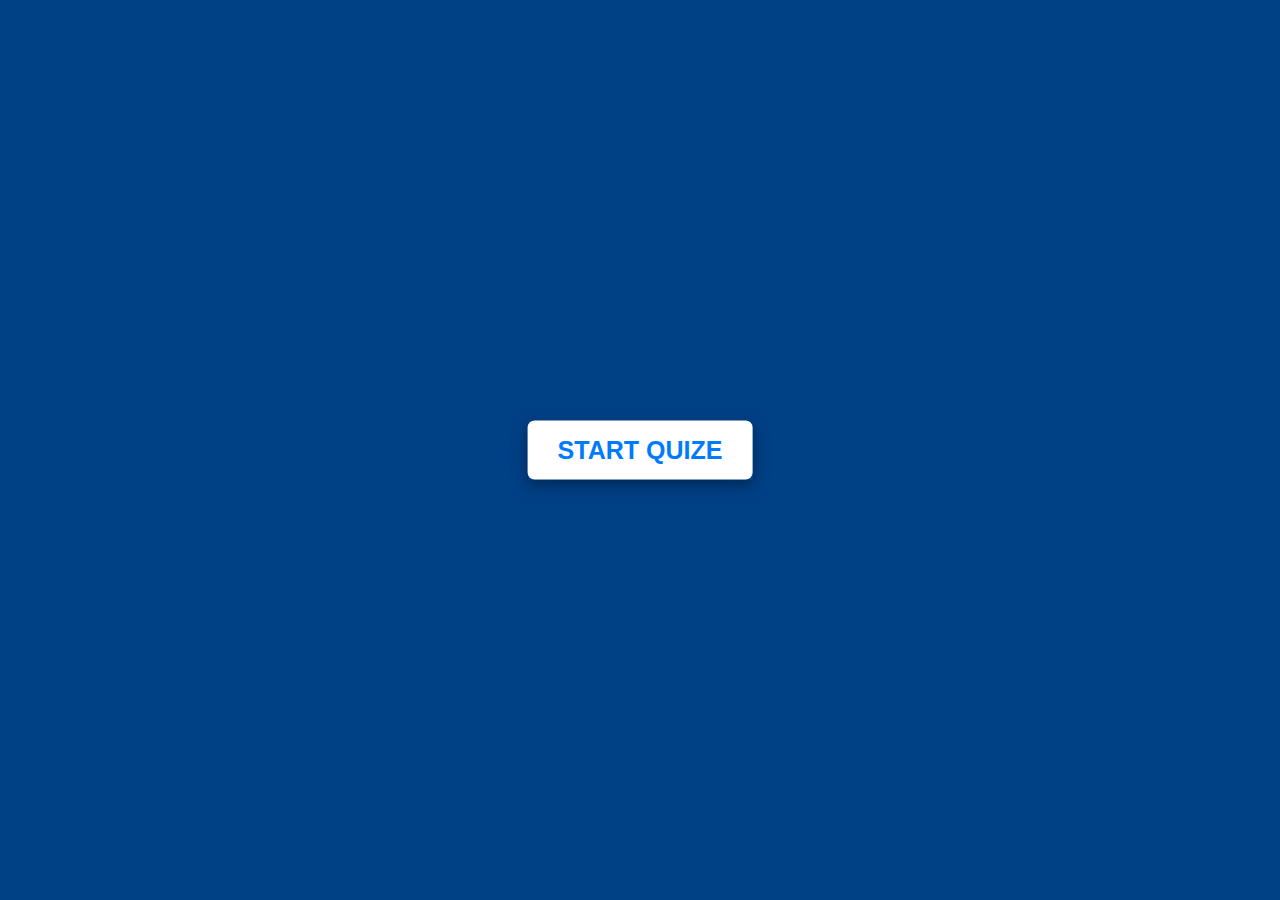
<file: QUIZE APP1/index.html>
<!DOCTYPE html>
<html lang="en">
<head>
    <meta charset="UTF-8">
    <meta name="viewport" content="width=device-width, initial-scale=1.0">
    <title>QUIZE APP</title>
    <link rel="stylesheet" href="style1.css">
    
    <link rel="stylesheet" href="https://cdnjs.cloudflare.com/ajax/libs/font-awesome/5.15.3/css/all.min.css"/>
</head>
<body>
    
    <div class="start_btn"><button>START QUIZE</button></div>

    
    <div class="info_box">
        <div class="info-title"><span>Some Rules </span></div>
        <div class="info-list">
            <div class="info">1. You will have only 15 seconds per each question.</div>
            <div class="info">2. select your answer once only</div>
            
            </div>
        <div class="buttons">
            <button class="quit">EXIT QUIZE</button>
            <button class="restart">CONTINUE</button>
        </div>
    </div>

    <div class="quiz_box">
        <header>
            <div class="title">Quiz Application quetions</div>
            <div class="timer">
                <div class="time_left_txt">Time Left</div>
                <div class="timer_sec">15</div>
            </div>
            <div class="time_line"></div>
        </header>
        <section>
            <div class="que_text">
                
            </div>
            <div class="option_list">
                
            </div>
        </section>

        
        <footer>
            <div class="total_que">
                
            </div>
            <button class="next_btn">Next Que</button>
        </footer>
    </div>


    <div class="result_box">
        <div class="icon">
            <i class="fas fa-crown"></i>
        </div>
        <div class="complete_text">You've completed the Quiz!</div>
        <div class="score_text">
        
        </div>
        <div class="buttons">
            <button class="restart">Replay Quiz</button>
            <button class="quit">Quit Quiz</button>
        </div>
    </div>

    
    <script src="questions.js"></script>

    <script src="script.js"></script>

</body>
</html>
</file>
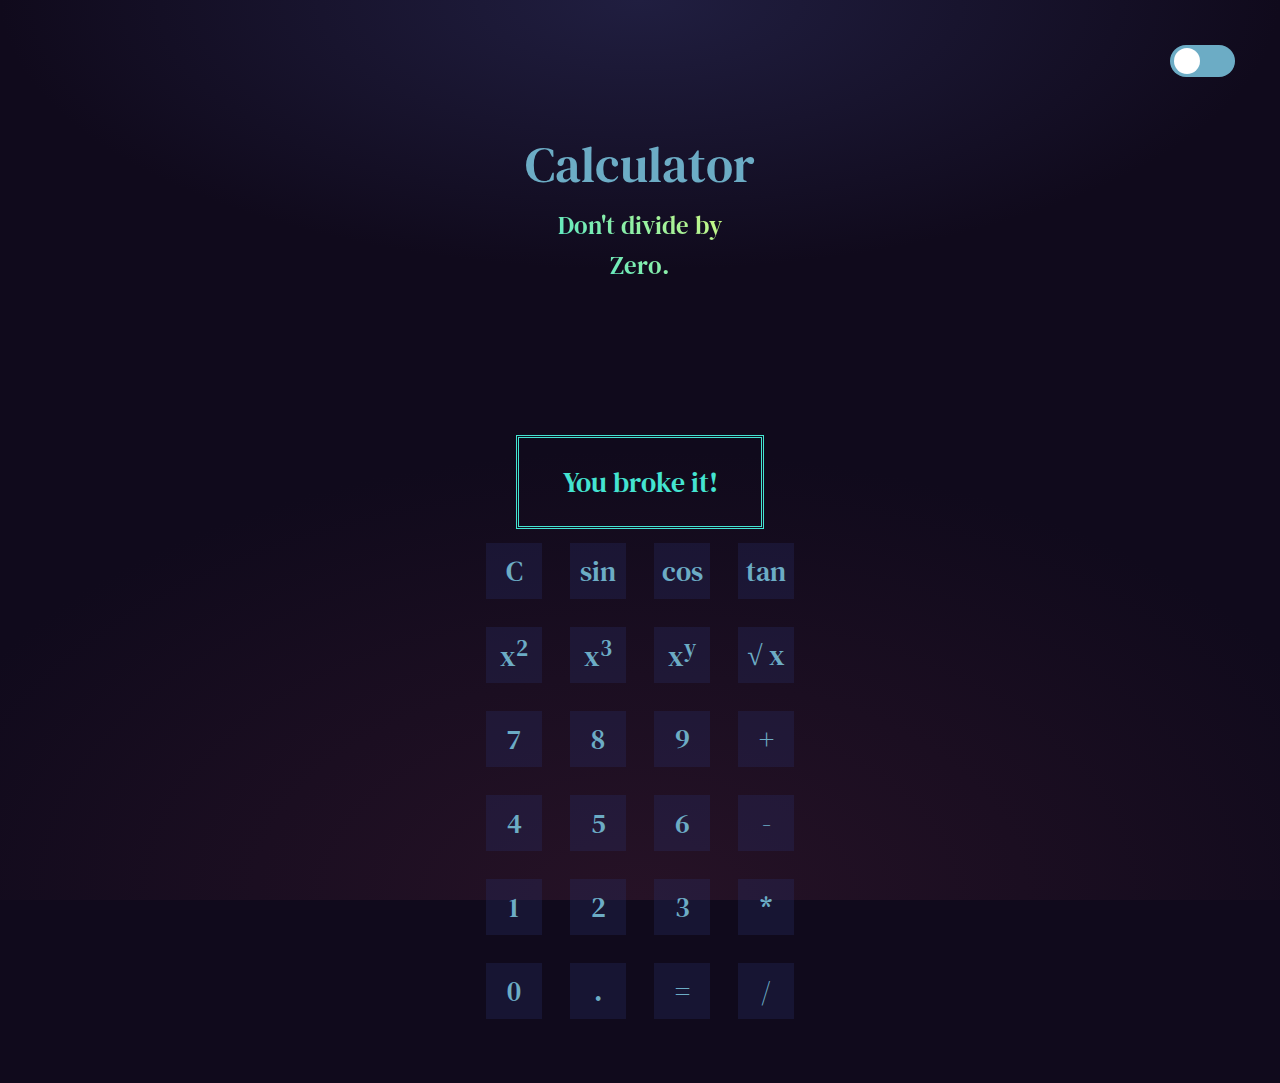
<file: calcu/new-cal/index.html>
<!DOCTYPE html>
<html lang="en">

<head>
	<meta charset="UTF-8">
	<meta name="viewport" content="width=device-width, initial-scale=1.0">
	<meta http-equiv="X-UA-Compatible" content="ie=edge">
	<title>Calculator</title>
	<link href="style.css" rel="stylesheet" type="text/css">
	</link>
</head>

<body>
	<div class="toggle-container">
		<input type="checkbox" id="themeToggle">
		<label for="themeToggle">Toggle</label>
	</div>

	<h1>Calculator</h1>
	<p class="warning">Don't divide by Zero.</p>
	<div id="calculator" class="calculator">
		<div id="viewer" class="viewer">You broke it!</div>


		<button id="clear" class="clear">C</button>
		<button data-ops="sin" class="ops">sin</button>
		<button data-ops="cos" class="ops">cos</button>
		<button data-ops="tan" class="ops">tan</button>


		<button data-ops="square" class="ops">x<sup>2</sup></button>
		<button data-ops="cube" class="ops">x<sup>3</sup></button>
		<button data-ops="power" class="ops">x<sup>y</sup></button>
		<button data-ops="square root" class="ops">&#8730; x</button>


		<button class="num" data-num="7">7</button>
		<button class="num" data-num="8">8</button>
		<button class="num" data-num="9">9</button>

		<button data-ops="plus" class="ops">+</button>

		<button class="num" data-num="4">4</button>
		<button class="num" data-num="5">5</button>
		<button class="num" data-num="6">6</button>

		<button data-ops="minus" class="ops">-</button>

		<button class="num" data-num="1">1</button>
		<button class="num" data-num="2">2</button>
		<button class="num" data-num="3">3</button>
		<button data-ops="times" class="ops">*</button>
		<button class="num" data-num="0">0</button>
		<button class="num" data-num=".">.</button>
		<button id="equals" class="equals" data-result="">=</button>

		<button data-ops="divided by" class="ops">/</button>

		<button id="reset" class="reset">Reset Universe?</button>
	</div>

	<script src="./script.js"></script>
	<script src="./dark-light-theme-toggle.js"></script>
</body>


</html>
</file>
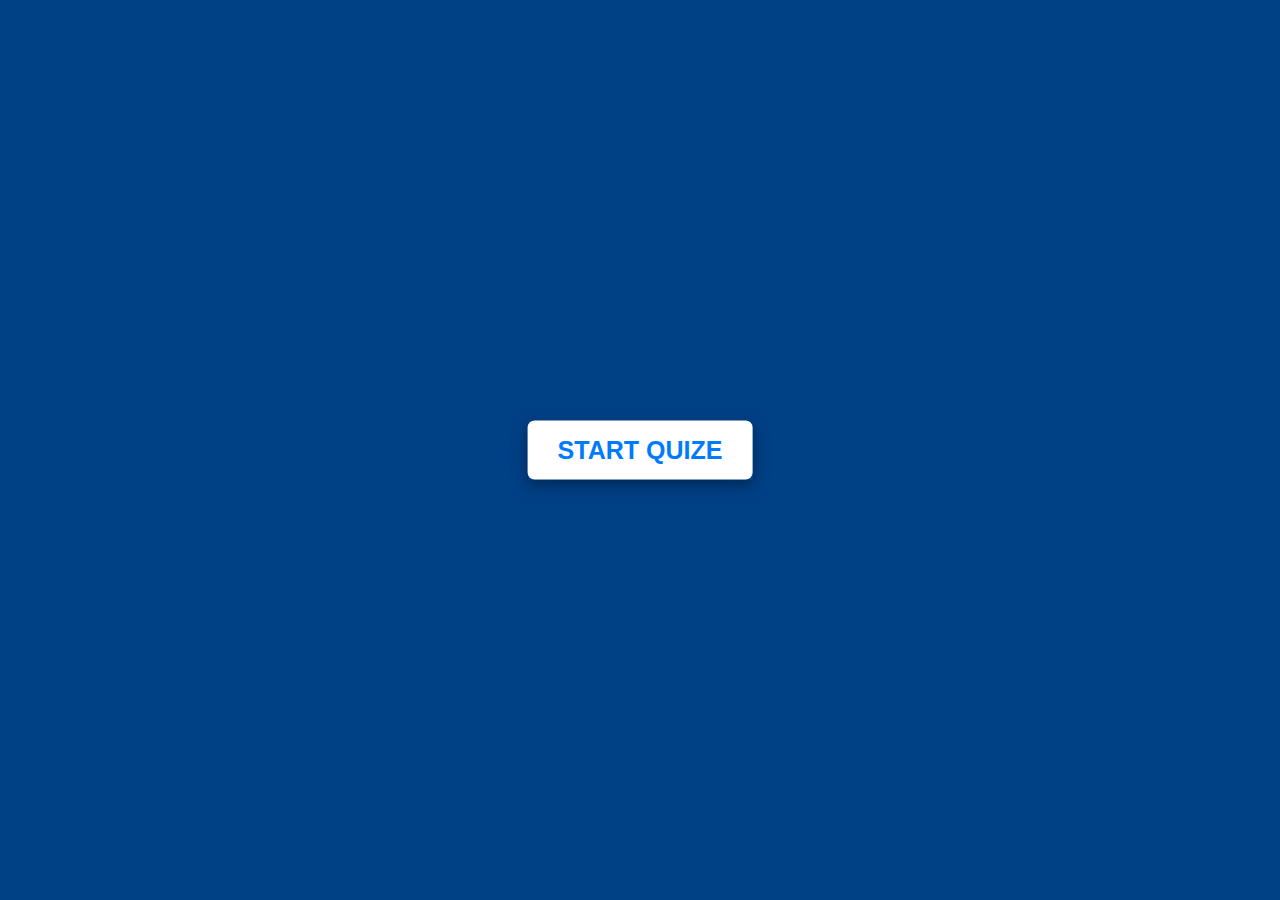
<file: QUIZE APP1/index1.html>
<!DOCTYPE html>
<html lang="en">
<head>
    <meta charset="UTF-8">
    <meta name="viewport" content="width=device-width, initial-scale=1.0">
    <title>QUIZE APP</title>
    <link rel="stylesheet" href="style1.css">
    
    <link rel="stylesheet" href="https://cdnjs.cloudflare.com/ajax/libs/font-awesome/5.15.3/css/all.min.css"/>
</head>
<body>
    
    <div class="start_btn"><button>START QUIZE</button></div>

    
    <div class="info_box">
        <div class="info-title"><span>Some Rules </span></div>
        <div class="info-list">
            <div class="info">1. You will have only 15 seconds per each question.</div>
            <div class="info">2. select your answer once only</div>
            
            </div>
        <div class="buttons">
            <button class="quit">EXIT QUIZE</button>
            <button class="restart">CONTINUE</button>
        </div>
    </div>

    <div class="quiz_box">
        <header>
            <div class="title">Quiz Application quetions</div>
            <div class="timer">
                <div class="time_left_txt">Time Left</div>
                <div class="timer_sec">15</div>
            </div>
            <div class="time_line"></div>
        </header>
        <section>
            <div class="que_text">
                
            </div>
            <div class="option_list">
                
            </div>
        </section>

        
        <footer>
            <div class="total_que">
                
            </div>
            <button class="next_btn">Next Que</button>
        </footer>
    </div>


    <div class="result_box">
        <div class="icon">
            <i class="fas fa-crown"></i>
        </div>
        <div class="complete_text">You've completed the Quiz!</div>
        <div class="score_text">
        
        </div>
        <div class="buttons">
            <button class="restart">Replay Quiz</button>
            <button class="quit">Quit Quiz</button>
        </div>
    </div>

    
    <script src="questions.js"></script>

    <script src="script.js"></script>

</body>
</html>
</file>
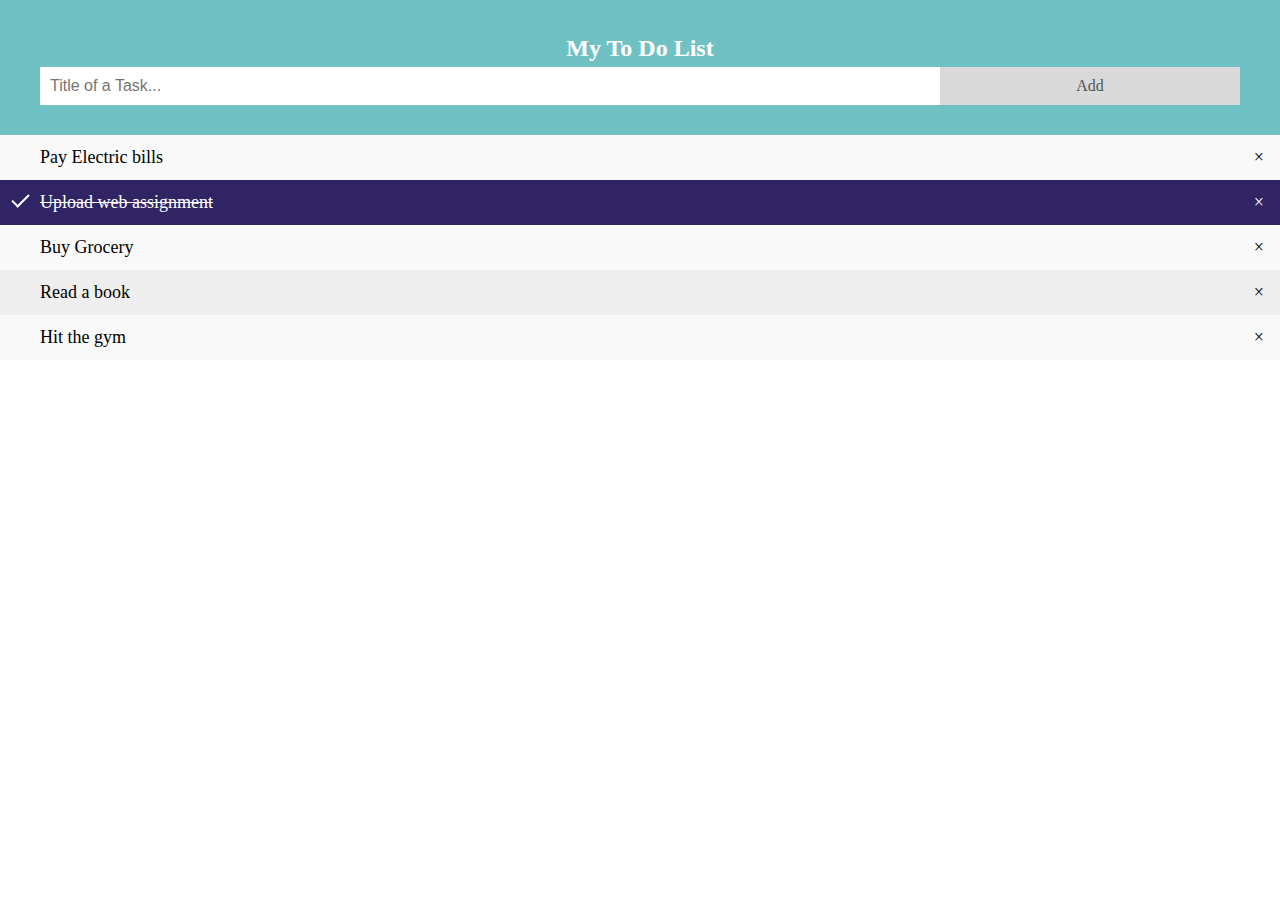
<file: To do List/HTML/todolist.html>
<html>
  <head>
    <title>Todo App</title>
    <!-- <link href='https://fonts.googleapis.com/css?family=Lato:300,400,700' rel='stylesheet' type='text/css'> -->
    <link rel="stylesheet" href="../CSS/style.css" type="text/css" media="screen" charset="utf-8">    
  </head>
  <body>
    

    <div id="myDIV" class="header">
      <h2 style="margin:5px">My To Do List</h2>
      <input type="text" id="myInput" placeholder="Title of a Task...">
      <span onclick="newElement()" class="addBtn">Add</span>
    </div>
    
    <ul id="myUL">
      
      <li >Pay Electric bills</li>
      <li class="checked">Upload web assignment</li>
      <li>Buy Grocery</li>
      <li>Read a book</li>
      <li>Hit the gym</li>
    </ul>


    <script type="text/javascript" src="../JS/script.js"></script>

  </body>
</html>
</file>
<file: QUIZE APP1/style1.css>
@import url('https://fonts.googleapis.com/css2?family=Poppins:wght@200;300;400;500;600;700&display=swap');
*{
    margin: 0;
    padding: 0;
    box-sizing: border-box;
    font-family: Verdana, Geneva, Tahoma, sans-serif;
}

body{
    background:#004085;
}

::selection{
    color: #fff;
    background: rgb(15, 128, 0);
}

.start_btn,
.info_box,
.quiz_box,
.result_box{
    position: absolute;
    top: 50%;
    left: 50%;
    transform: translate(-50%, -50%);
    box-shadow: 0 4px 8px 0 rgba(0, 0, 0, 0.2), 
                0 6px 20px 0 rgba(0, 0, 0, 0.19);
}

.info_box.activeInfo,
.quiz_box.activeQuiz,
.result_box.activeResult{
    opacity: 1;
    z-index: 5;
    pointer-events: auto;
    transform: translate(-50%, -50%) scale(1);
}

.start_btn button{
    font-size: 25px;
    font-weight: 600;
    color: #007bff;
    padding: 15px 30px;
    outline: none;
    border: none;
    border-radius: 7px;
    background: #fff;
    cursor: pointer;
}

.info_box{
    width: 600px;
    background: #fff;
    border-radius: 5px;
    transform: translate(-50%, -50%) scale(0.9);
    opacity: 0;
    pointer-events: none;
    transition: all 0.3s ease;
}

.info_box .info-title{
    height: 60px;
    width: 100%;
    border-bottom: 1px solid lightgrey;
    display: flex;
    align-items: center;
    padding: 0 40px;
    border-radius: 7px 7px 0 0;
    font-size: 20px;
    font-weight: 600;
}

.info_box .info-list{
    padding: 16px 32px;
}

.info_box .info-list .info{
    margin: 5px 0;
    font-size: 17px;
}

.info_box .info-list .info span{
    font-weight: 600;
    color: #007bff;
}
.info_box .buttons{
    height: 60px;
    display: flex;
    align-items: center;
    justify-content: flex-end;
    padding: 0 30px;
    border-top: 1px solid lightgrey;
}

.info_box .buttons button{
    margin: 0 5px;
    height: 40px;
    width: 100px;
    font-size: 16px;
    font-weight: 500;
    cursor: pointer;
    border: none;
    outline: none;
    border-radius: 5px;
    border: 1px solid #007bff;
    transition: all 0.3s ease;
}

.quiz_box{
    width: 550px;
    background: #fff;
    border-radius: 5px;
    transform: translate(-50%, -50%) scale(0.9);
    opacity: 0;
    pointer-events: none;
    transition: all 0.3s ease;
}

.quiz_box header{
    position: relative;
    z-index: 2;
    height: 50px;
    padding: 0 50px;
    background: #fff;
    border-radius: 5px 5px 0 0;
    display: flex;
    align-items: center;
    justify-content: space-between;
    box-shadow: 0px 3px 5px 1px rgba(0,0,0,0.1);
}

.quiz_box header .title{
    font-size: 20px;
    font-weight: 600;
}

.quiz_box header .timer{
    color: #004085;
    background: #cce5ff;
    border: 1px solid #b8daff;
    height: 45px;
    padding: 0 8px;
    border-radius: 5px;
    display: flex;
    align-items: center;
    justify-content: space-between;
    width: 145px;
}

.quiz_box header .timer .time_left_txt{
    font-weight: 300;
    font-size: 20px;
    user-select: none;
}

.quiz_box header .timer .timer_sec{
    font-size: 18px;
    font-weight: 500;
    height: 30px;
    width: 45px;
    color: #fff;
    border-radius: 5px;
    line-height: 30px;
    text-align: center;
    background: #343a40;
    border: 1px solid #343a40;
    user-select: none;
}

.quiz_box header .time_line{
    position: absolute;
    bottom: 0px;
    left: 0px;
    height: 3px;
    background: #00ff15;
}

section{
    padding: 25px 30px 20px 30px;
    background: #fff;
}

section .que_text{
    font-size: 25px;
    font-weight: 600;
}

section .option_list{
    padding: 20px 0px;
    display: block;   
}

section .option_list .option{
    background: aliceblue;
    border: 1px solid #84abfe;
    border-radius: 5px;
    padding: 8px 15px;
    font-size: 17px;
    margin-bottom: 15px;
    cursor: pointer;
    transition: all 0.3s ease;
    display: flex;
    align-items: center;
    justify-content: space-between;
}

section .option_list .option:last-child{
    margin-bottom: 0px;
}

section .option_list .option:hover{
    color: #004085;
    background: #cce5ff;
    border: 1px solid #b8daff;
}

section .option_list .option.correct{
    color: #155724;
    background: #d4edda;
    border: 1px solid #c3e6cb;
}

section .option_list .option.incorrect{
    color: #721c24;
    background: #f8d7da;
    border: 1px solid #f5c6cb;
}

section .option_list .option.disabled{
    pointer-events: none;
}

section .option_list .option .icon{
    height: 26px;
    width: 26px;
    border: 2px solid transparent;
    border-radius: 50%;
    text-align: center;
    font-size: 13px;
    pointer-events: none;
    transition: all 0.3s ease;
    line-height: 24px;
}
.option_list .option .icon.tick{
    color: #23903c;
    border-color: #23903c;
    background: #d4edda;
}

.option_list .option .icon.cross{
    color: #a42834;
    background: #f8d7da;
    border-color: #a42834;
}

footer{
    height: 60px;
    padding: 0 30px;
    display: flex;
    align-items: center;
    justify-content: space-between;
    border-top: 1px solid lightgrey;
}

footer .total_que span{
    display: flex;
    user-select: none;
}

footer .total_que span p{
    font-weight: 500;
    padding: 0 5px;
}

footer .total_que span p:first-child{
    padding-left: 0px;
}

footer button{
    height: 40px;
    padding: 0 13px;
    font-size: 18px;
    font-weight: 400;
    cursor: pointer;
    border: none;
    outline: none;
    color:#FFFF;
    border-radius: 5px;
    background: #007bff;
    border: 1px solid #007bff;
    line-height: 10px;
    opacity: 0;
    pointer-events: none;
    transform: scale(0.95);
    transition: all 0.3s ease;
}

footer button:hover{
    background: #0263ca;
}

footer button.show{
    opacity: 1;
    pointer-events: auto;
    transform: scale(1);
}

.result_box{
    background: #fff;
    border-radius: 5px;
    display: flex;
    padding: 25px 30px;
    width: 450px;
    align-items: center;
    flex-direction: column;
    justify-content: center;
    transform: translate(-50%, -50%) scale(0.9);
    opacity: 0;
    pointer-events: none;
    transition: all 0.3s ease;
}

.result_box .icon{
    font-size: 100px;
    color: #007bff;
    margin-bottom: 10px;
}

.result_box .complete_text{
    font-size: 20px;
    font-weight: 500;
}

.result_box .score_text span{
    display: flex;
    margin: 10px 0;
    font-size: 18px;
    font-weight: 500;
}

.result_box .score_text span p{
    padding: 0 4px;
    font-weight: 600;
}

.result_box .buttons{
    display: flex;
    margin: 20px 0;
}

.result_box .buttons button{
    margin: 0 10px;
    height: 45px;
    padding: 0 20px;
    font-size: 18px;
    font-weight: 500;
    cursor: pointer;
    border: none;
    outline: none;
    border-radius: 5px;
    border: 1px solid #007bff;
    transition: all 0.3s ease;
}

.buttons button.restart{
    color: #fff;
    background: #007bff;
}

.buttons button.restart:hover{
    background: #0263ca;
}

.buttons button.quit{
    color: #007bff;
    background: #fff;
}

.buttons button.quit:hover{
    color: #fff;
    background: #007bff;
}
</file>
<file: calcu/new-cal/style.css>
@import url('https://fonts.googleapis.com/css?family=DM+Serif+Text&display=swap');
html {
  background: #100a1c;
  background-image: radial-gradient(50% 30% ellipse at center top, #201e40 0%, rgba(0, 0, 0, 0) 100%), radial-gradient(60% 50% ellipse at center bottom, #261226 0%, #100a1c 100%);
  background-attachment: fixed;
  color: #6cacc5;
}

body {
  color: #6cacc5;
  font: 300 25px/1.6 'DM Serif Text', serif;
  margin: 0;
  padding: 5em 0 2em;
  text-align: center;
}

h1 {
  font-weight: 300;
  margin: 0;
}

/* Gradient text only on Webkit */
.warning {
  background: -webkit-linear-gradient(45deg, #44e4d1 10%, #d0f980 90%);
  -webkit-background-clip: text;
  -webkit-text-fill-color: transparent;
  color: #44e4d1;
  font-weight: 400;
  font-family: 'DM Serif Text', serif;
  margin: 0 auto 6em;
  max-width: 9em;
}

.calculator {
  font-size: 28px;
  margin: 0 auto;
  width: 10em;
}

.calculator::before,
.calculator::after {
  content: " ";
  display: table;
}

.calculator::after {
  clear: both;
}

/* Calculator after dividing by zero */
.broken {
  animation: broken 2s;
  transform: translate3d(0, -2000px, 0);
  opacity: 0;
}

.viewer {
  border-top: 3px double;
  border-right: 3px double;
  border-bottom: 3px double;
  border-left: 3px double;
  padding: 2px;
  color: #44e4d1;
  margin: 0px auto;
  line-height: 3em;
  text-align: center;
  text-overflow: ellipsis;
  overflow: hidden;
  width: 10em;
  height: 3em;
  align-items: center;
}

button {
  border: 0;
  background: rgba(42, 50, 113, 0.28);
  color: #6cacc5;
  cursor: pointer;
  float: left;
  font: inherit;
  margin: 0.25em;
  width: 2em;
  height: 2em;
  transition: all 0.5s;
}

button:hover {
  background: #201e40;
}

button:focus {
  outline: 0;
  /* The value fade-ins that appear */
}

button:focus::after {
  animation: zoom 1s;
  animation-iteration-count: 1;
  animation-fill-mode: both;
  content: attr(data-num);
  cursor: default;
  font-size: 100px;
  position: absolute;
  top: 1.5em;
  left: 50%;
  text-align: center;
  margin-left: -24px;
  opacity: 0;
  width: 48px;
}

/* Same as above, modified for operators */
.ops:focus::after {
  content: attr(data-ops);
  margin-left: -210px;
  width: 420px;
}

/* Same as above, modified for result */
.equals:focus::after {
  content: attr(data-result);
  margin-left: -300px;
  width: 600px;
}

/* Reset button */
.reset {
  background: rgba(201, 120, 116, 0.28);
  color: #44e4d1;
  font-weight: 400;
  margin-left: -77px;
  padding: 0.5em 1em;
  position: absolute;
  top: -20em;
  left: 50%;
  width: auto;
  height: auto;
  /* When button is revealed */
}

.reset:hover {
  background: #44e4d1;
  color: #100a1c;
}

.reset.show {
  top: 20em;
  animation: fadein 4s;
}

/* Light mode theme colors and switcher */
.light-theme {
  background: #423e4d;
  background: -webkit-linear-gradient(to right, #E9E4F0, #D3CCE3);
  background: linear-gradient(to right, #E9E4F0, #D3CCE3);
}

.light-theme h1,
.light-theme button {
  color: #5a5569;
}

.light-theme button:hover {
  background-color: #423e4d;
  color: #D3CCE3;
}

.light-theme button.equals {
  color: #5a5569;
}

/* Styles for dark-light mode switcher */
.toggle-container {
  position: absolute;
  top: 45px;
  right: 45px;
}

input[type=checkbox] {
  height: 0;
  width: 0;
  visibility: hidden;
}

label {
  background: #6cacc5;
  position: relative;
  width: 65px;
  height: 32px;
  text-indent: -9999px;
  float: right;
  border-radius: 20px;
  cursor: pointer;
}

label:after {
  content: '';
  position: absolute;
  top: 3px;
  left: 4px;
  width: 26px;
  height: 26px;
  background: white;
  border-radius: 90px;
  transition: 0.3s;
}

input:checked+label {
  background: #5a5569;
}

input:checked+label:after {
  left: calc(100% - 5px);
  transform: translateX(-100%);
}

label:active:after {
  width: 56px;
}

html.transition,
html.transition *,
html.transition *:before,
html.transition *:after {
  transition: all 750ms !important;
  transition-delay: 0 !important;
}

/* Animations */
/* Values that appear onclick */
@keyframes zoom {
  0% {
    transform: scale(0.2);
    opacity: 1;
  }

  70% {
    transform: scale(1);
  }

  100% {
    opacity: 0;
  }
}

/* Division by zero animation */
@keyframes broken {
  0% {
    transform: translate3d(0, 0, 0);
    opacity: 1;
  }

  5% {
    transform: rotate(5deg);
  }

  15% {
    transform: rotate(-5deg);
  }

  20% {
    transform: rotate(5deg);
  }

  25% {
    transform: rotate(-5deg);
  }

  50% {
    transform: rotate(45deg);
  }

  70% {
    transform: translate3d(0, 2000px, 0);
    opacity: 1;
  }

  75% {
    opacity: 0;
  }

  100% {
    transform: translate3d(0, -2000px, 0);
  }
}

/* Reset button fadein */
@keyframes fadein {
  0% {
    top: 20em;
    opacity: 0;
  }

  50% {
    opacity: 0;
  }

  100% {
    opacity: 1;
  }
}

@media (min-width: 420px) {
  .calculator {
    width: 12em;
  }

  .viewer {
    width: 8.5em;
  }

  button {
    margin: 0.5em;
  }
}

/*# sourceMappingURL=style.css.map */
</file>
<file: To do List/CSS/style.css>
body {
    margin: 0;
    min-width: 250px;
  }
  
  /* Include the padding and border in an element's total width and height */
  * {
    box-sizing: border-box;
  }
  
  /* Remove margins and padding from the list */
  ul {
    margin: 0;
    padding: 0;
  }
  
  /* Style the list items */
  ul li {
    cursor: pointer;
    position: relative;
    padding: 12px 8px 12px 40px;
    list-style-type: none;
    background: #eee;
    font-size: 18px;
    transition: 0.2s;
    
    /* make the list items unselectable */
    -webkit-user-select: none;
    -moz-user-select: none;
    -ms-user-select: none;
    user-select: none;
  }
  
  /* Set all odd list items to a different color (zebra-stripes) */
  ul li:nth-child(odd) {
    background: #f9f9f9;
  }
  
  /* Darker background-color on hover */
  ul li:hover {
    background: #ddd;
  }
  
  /* When clicked on, add a background color and strike out text */
  ul li.checked {
    background: #302464;
    color: #fff;
    text-decoration: line-through;
  }
  
  /* Add a "checked" mark when clicked on */
  ul li.checked::before {
    content: '';
    position: absolute;
    border-color: #fff;
    border-style: solid;
    border-width: 0 2px 2px 0;
    top: 10px;
    left: 16px;
    transform: rotate(45deg);
    height: 15px;
    width: 7px;
  }
  
  /* Style the close button */
  .close {
    position: absolute;
    right: 0;
    top: 0;
    padding: 12px 16px 12px 16px;
  }
  
  .close:hover {
    background-color: #f44336;
    color: white;
  }
  
  /* Style the header */
  .header {
    background-color: #6fc1c4;
    padding: 30px 40px;
    color: white;
    text-align: center;
  }
  
  /* Clear floats after the header */
  .header:after {
    content: "";
    display: table;
    clear: both;
  }
  
  /* Style the input */
  input {
    margin: 0;
    border: none;
    border-radius: 0;
    width: 75%;
    padding: 10px;
    float: left;
    font-size: 16px;
  }
  
  /* Style the "Add" button */
  .addBtn {
    padding: 10px;
    width: 25%;
    background: #d9d9d9;
    color: #555;
    float: left;
    text-align: center;
    font-size: 16px;
    cursor: pointer;
    transition: 0.3s;
    border-radius: 0;
  }
  
  .addBtn:hover {
    background-color: #bbb;
  }
</file>
